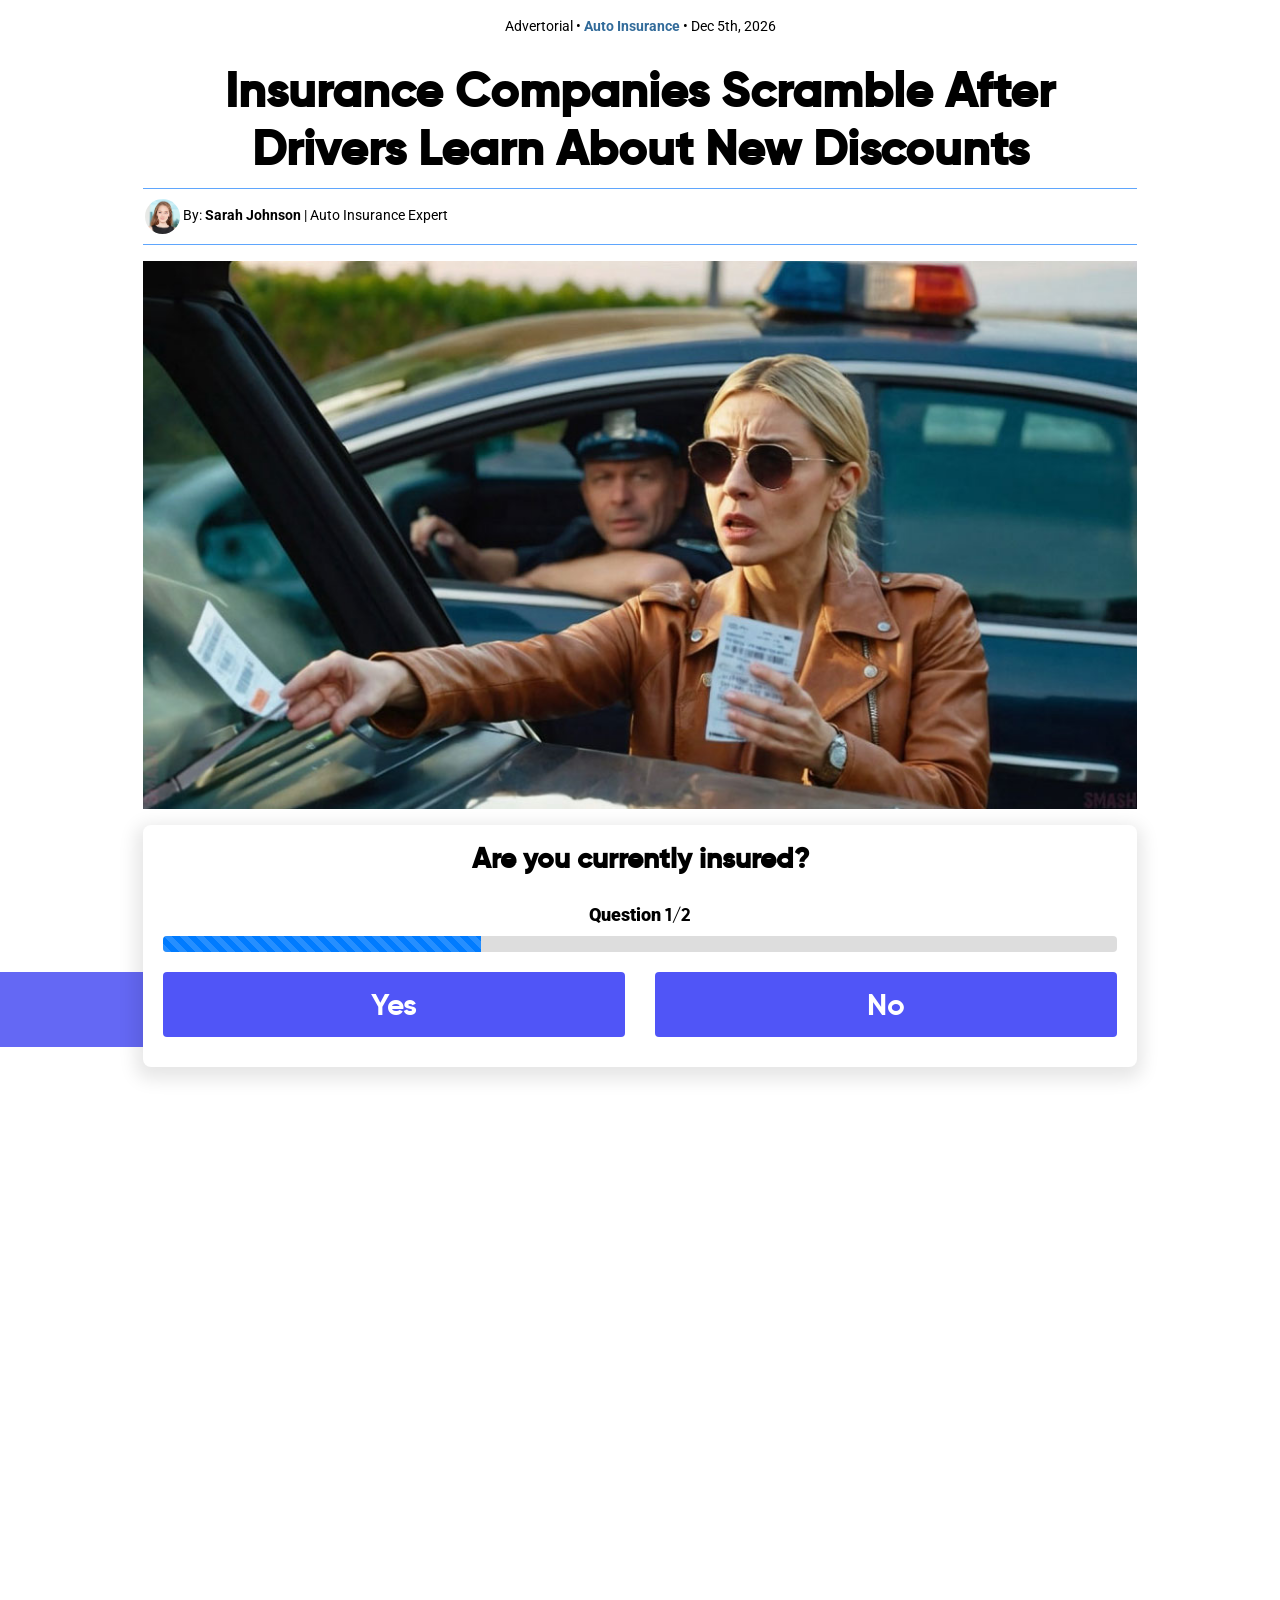
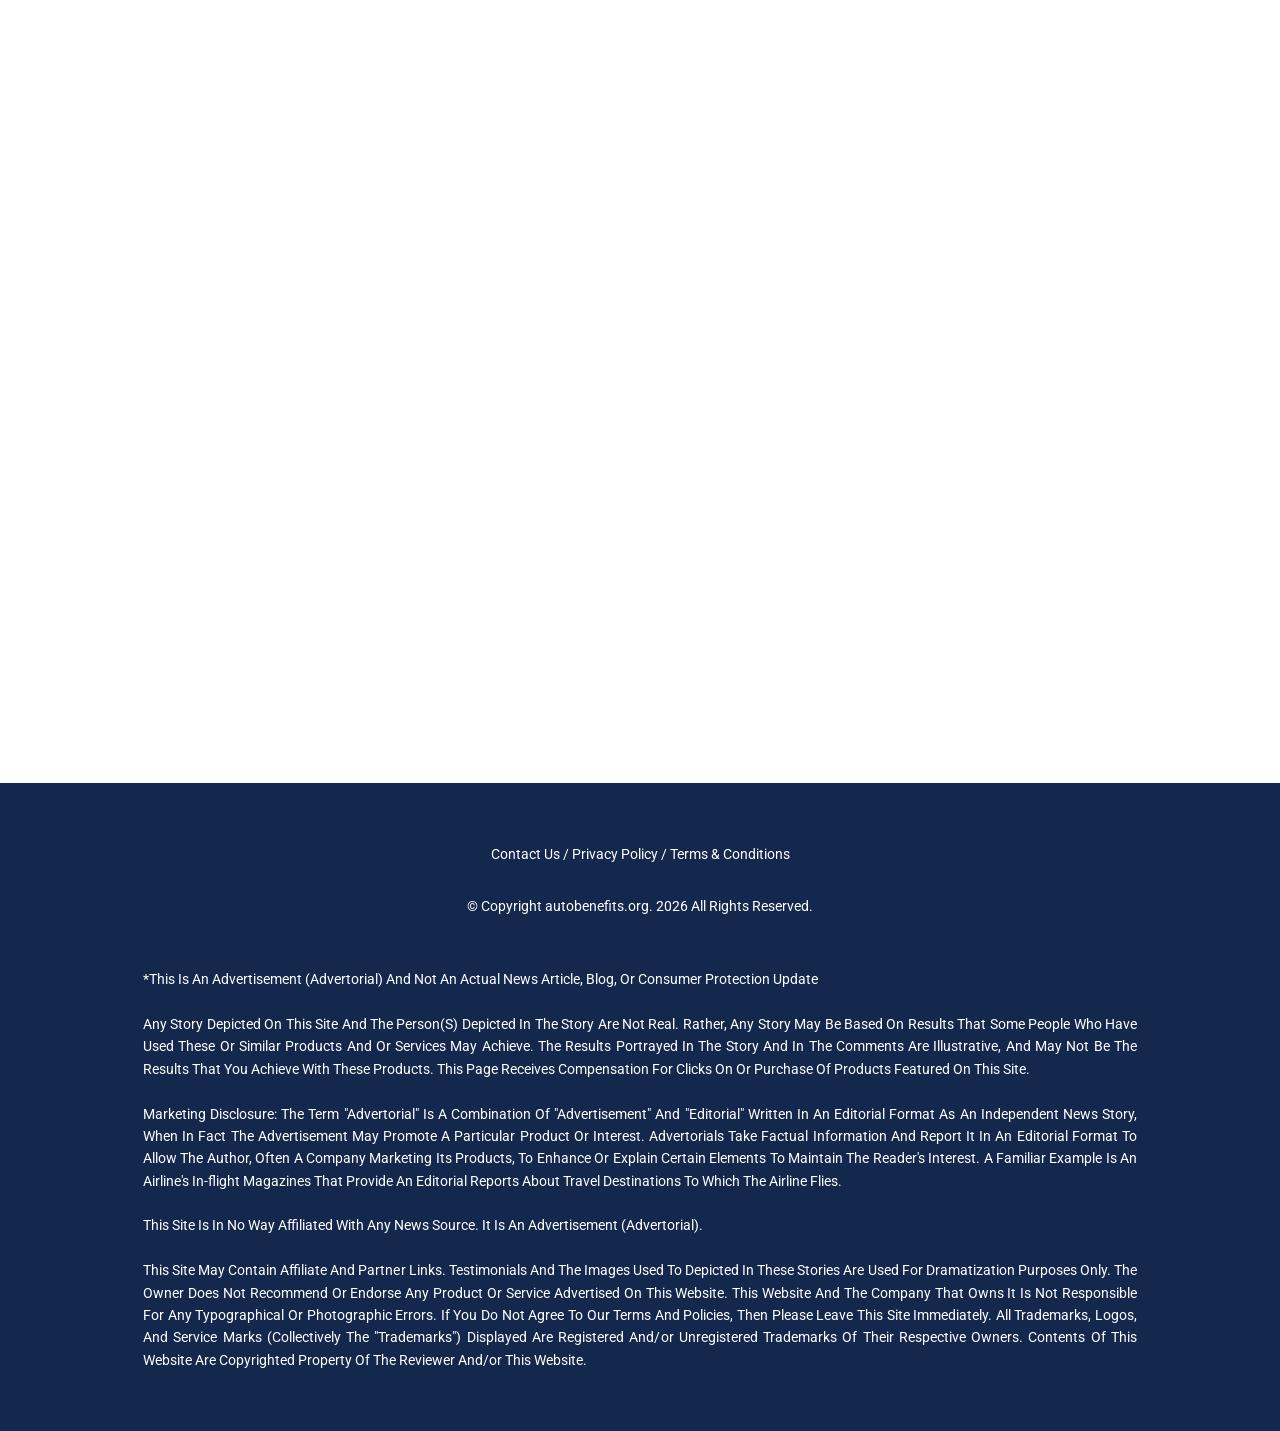
<file: public/unique.html>
<!DOCTYPE html><html lang="en"><head>
    <meta charset="utf-8">
    <meta http-equiv="X-UA-Compatible" content="IE=edge">
    <meta name="viewport" content="width=device-width, initial-scale=1">
    <title>Insurance Companies Don't Want You To Know This</title>
    <link rel="icon" href="img/favicon.png" sizes="32x32">
    <meta name="description" content="Insurance Companies Don't Want You To Know This">
    <meta name="author" content="">
    <meta name="keywords" content="">
    <!-- Google / Search Engine Tags -->
    <meta itemprop="name" content="">
    <meta itemprop="description" content="Insurance Companies Don't Want You To Know This">
    <meta itemprop="image" content="">
    <!-- Facebook Meta Tags -->
    <meta property="og:url" content="#">
    <meta property="og:type" content="website">
    <meta property="og:title" content="">
    <meta property="og:description" content="Insurance Companies Don't Want You To Know This">
    <meta property="og:image" content="">
    <!-- Twitter Meta Tags -->
    <meta name="twitter:card" content="summary_large_image">
    <meta name="twitter:title" content="">
    <meta name="twitter:description" content="Insurance Companies Don't Want You To Know This">
    <meta name="twitter:image" content="">
    <!-- Bootstrap -->
    <link href="css/bootstrap.css" rel="stylesheet">
    <!-- Custom Style -->
    <link href="css/style.css" rel="stylesheet">
    <!-- Google Fonts -->
    <link rel="preconnect" href="https://fonts.googleapis.com">
    <link rel="preconnect" href="https://fonts.gstatic.com" crossorigin="">
    <link href="https://fonts.googleapis.com/css2?family=Roboto:wght@300;400;500;700&amp;display=swap" rel="stylesheet">
    <!-- Javascript -->
    <script src="css/jquery-3.6.0.min.js" defer="" crossorigin="anonymous"></script>
    <script src="js/custom.js" defer=""></script>
    <script>
      function getCurrentDate() {
        const date = new Date();
        const months = ["Jan", "Feb", "Mar", "Apr", "May", "Jun", "Jul", "Aug", "Sep", "Oct", "Nov", "Dec"];
        const day = date.getDate();
        const month = months[date.getMonth()];
        const year = date.getFullYear();
        let daySuffix;
        if (day > 3 && day < 21) daySuffix = 'th';
        else {
          switch (day % 10) {
            case 1:
              daySuffix = "st";
              break;
            case 2:
              daySuffix = "nd";
              break;
            case 3:
              daySuffix = "rd";
              break;
            default:
              daySuffix = "th";
              break;
          }
        }
        return `${month} ${day}${daySuffix}, ${year}`;
      }
      document.addEventListener("DOMContentLoaded", function() {
        const dateElement = document.querySelector('.page-date');
        dateElement.textContent = getCurrentDate();
      });
    </script>
	  

<script type="text/javascript" src="css/track_rtkcmpid=669f0e4ffbce8500012c9d7d.js"></script>
  </head>
  <body>
    <header>
      <div class="container-fluid section-wrapper2">
        <div class="advertorial-heading">Advertorial • <span style="color:#326b9a;">
            <strong>Auto Insurance</strong>
          </span> • <span class="page-date"></span>
        </div>
      </div>
    </header>
    <!-- Section -->
    <section class="sec1">
      <div class="container-fluid section-wrapper2">
        <h1> <span class="geo_state"></span> Insurance Companies Scramble After Drivers Learn About New Discounts </h1>
        <div class="author-details mb-3">
          <img src="img/author.jpg" width="35" height="35" class="rounded-circle"> By: <strong>Sarah Johnson</strong> | Auto Insurance Expert
        </div>
        <img src="img/hero-img.jpg" width="1024" height="565" class="img-fluid d-block mx-auto mb-3 img-pointer" alt="" onclick="scrollToForm()">
       
     
		
        <!--<p class="text-center"><strong>Take the short quiz below to see if you qualify.</strong></p>-->
        <div class="box-wrapper mb-3">
          <form>
            <fieldset data-q="1">
              <h3 class="q-txt">Are you currently insured?</h3>
              <div class="progress_box mx-auto" style="display: none">
                <p class="progress-val">
                  <strong> Question <span></span>
                  </strong>
                </p>
                <div class="progress">
                  <div class="progress-bar progress-bar-striped progress-bar-animated bg-primary" role="progressbar" aria-valuenow="10" style="width: 12%" aria-valuemin="0" aria-valuemax="100"></div>
                </div>
              </div>
              <div class="row">
                <div class="col-md-6">
                  <button class="btn btn-cta bdy-btn" type="button">Yes</button>
                </div>
                <div class="col-md-6">
                              <button class="btn btn-cta bdy-btn" type="button">No</button>
                </div>
              </div>
            </fieldset>
            <fieldset data-q="2">
              <h3 class="q-txt">Do you drive less than 75 miles a day?</h3>
              <div class="progress_box mx-auto" style="display: none">
                <p class="progress-val">
                  <strong> Question <span></span>
                  </strong>
                </p>
                <div class="progress">
                  <div class="progress-bar progress-bar-striped progress-bar-animated bg-primary" role="progressbar" aria-valuenow="10" style="width: 12%" aria-valuemin="0" aria-valuemax="100"></div>
                </div>
              </div>
              <div class="row">
                <div class="col-md-6">
                  <button class="btn btn-cta bdy-btn" type="button">Yes</button>
                </div>
                <div class="col-md-6">
                  <button class="btn btn-cta bdy-btn" type="button">No</button>
                </div>
              </div>
            </fieldset>
            <fieldset data-q="3">
              <div class="form-fieldset-end">
                <div class="progress_box mx-auto" style="display: none">
                  <p class="progress-val"> Thank you! We're almost done. </p>
                  <div class="progress">
                    <div class="progress-bar progress-bar-striped progress-bar-animated bg-primary" role="progressbar" aria-valuenow="10" style="width: 12%" aria-valuemin="0" aria-valuemax="100"></div>
                  </div>
                </div>
                <h3 class="steps">
                  <svg xmlns="http://www.w3.org/2000/svg" class="svg-loader" xmlns:xlink="http://www.w3.org/1999/xlink" width="100px" height="100px" viewBox="0 0 100 100" preserveAspectRatio="xMidYMid">
                    <g transform="translate(20 50)">
                      <circle cx="0" cy="0" r="6" fill="#ff396f">
                        <animateTransform attributeName="transform" type="scale" begin="-0.375s" calcMode="spline" keySplines="0.3 0 0.7 1;0.3 0 0.7 1" values="0;1;0" keyTimes="0;0.5;1" dur="1s" repeatCount="indefinite"></animateTransform>
                      </circle>
                    </g>
                    <g transform="translate(40 50)">
                      <circle cx="0" cy="0" r="6" fill="#6236ff">
                        <animateTransform attributeName="transform" type="scale" begin="-0.25s" calcMode="spline" keySplines="0.3 0 0.7 1;0.3 0 0.7 1" values="0;1;0" keyTimes="0;0.5;1" dur="1s" repeatCount="indefinite"></animateTransform>
                      </circle>
                    </g>
                    <g transform="translate(60 50)">
                      <circle cx="0" cy="0" r="6" fill="#1dcc70">
                        <animateTransform attributeName="transform" type="scale" begin="-0.125s" calcMode="spline" keySplines="0.3 0 0.7 1;0.3 0 0.7 1" values="0;1;0" keyTimes="0;0.5;1" dur="1s" repeatCount="indefinite"></animateTransform>
                      </circle>
                    </g>
                    <g transform="translate(80 50)">
                      <circle cx="0" cy="0" r="6" fill="#ffb400">
                        <animateTransform attributeName="transform" type="scale" begin="0s" calcMode="spline" keySplines="0.3 0 0.7 1;0.3 0 0.7 1" values="0;1;0" keyTimes="0;0.5;1" dur="1s" repeatCount="indefinite"></animateTransform>
                      </circle>
                    </g>
                  </svg>
                  <span class="step1">Reviewing Your Answers</span>
                  <span class="step2" style="display: none">Confirming Eligiblity</span>
                  <span class="step3" style="display: none">Matching With Best Options</span>
                </h3>
                <div class="result" style="display: none">
                  <br>
                  <div class="congrats-txt">Congratulations!</div>
                  <div class="sub-result">It looks like you qualify.
                  </div>
                  <!--<div class="spot-txt mb-3"> Click below to complete the process. </div>-->
                  <a id="continue-cta-yes" href="https://go.autoexpertsavings.com/click" style="display: none;">
                    <button type="button" class="cta-btn">
                      <span>
                        <svg class="animate-shake" style="display: none" viewBox="0 0 512 512" xmlns="http://www.w3.org/2000/svg">
                          <path fill="#D33636" d="M388.988,49.026L222.444,287.885l-115.056-85.463l-58.08,80.537l196.136,149.557l224.625-322.132
	L388.988,49.026z"></path>
                        </svg>
                      </span>
                      <span class=" animate-ping round-bg-icon" style="display: none"></span>
                      <span class="cta-txt">Click Here To Continue</span>
                    </button>
                  </a>
                  <a id="continue-cta-no" href="https://go.autoexpertsavings.com/click" style="display: none;">
                    <button type="button" class="cta-btn">
                      <span>
                        <svg class="animate-shake" style="display: none" viewBox="0 0 512 512" xmlns="http://www.w3.org/2000/svg">
                          <path fill="#D33636" d="M388.988,49.026L222.444,287.885l-115.056-85.463l-58.08,80.537l196.136,149.557l224.625-322.132
	L388.988,49.026z"></path>
                        </svg>
                      </span>
                      <span class=" animate-ping round-bg-icon" style="display: none"></span>
                      <span class="cta-txt">Click Here To Continue</span>
                    </button>
                  </a>
                  <div class="timer-style timer">
                    <span style="color: #000;">
                      <span style="font-weight: bold;">NOTE:</span> Due to high demand, make sure to get your quotes right away. </span>
                    <!--<span style="color: #000; font-weight:500;">Limited Time Offer </span><span class="red_text" style="font-weight:500;">01:55 </span>-->
                  </div>
                </div>
              </div>
            </fieldset>
          </form>
        </div>
      </div>
    </section>
    <footer>
      <div class="container-fluid section-wrapper2">
        <p>
          <a >Contact Us</a>
          <span class="ftr-link-divider">/</span>
          <a href="/privacy-policy">Privacy Policy</a>
          <span class="ftr-link-divider">/</span>
          <a href="/terms-and-conditions">Terms &amp; Conditions</a>
        </p>
        <br>
        <p class="disclaimer-txt">© Copyright autobenefits.org. <script type="text/javascript">
            document.write(new Date().getFullYear());
          </script> All Rights Reserved. <br>
          <br>
        </p>
        <br>
        <p style="text-align:left; text-align: justify;"> *This Is An Advertisement (Advertorial) And Not An Actual News Article, Blog, Or Consumer Protection Update <br>
          <br> Any Story Depicted On This Site And The Person(S) Depicted In The Story Are Not Real. Rather, Any Story May Be Based On Results That Some People Who Have Used These Or Similar Products And Or Services May Achieve. The Results Portrayed In The Story And In The Comments Are Illustrative, And May Not Be The Results That You Achieve With These Products. This Page Receives Compensation For Clicks On Or Purchase Of Products Featured On This Site. <br>
          <br> Marketing Disclosure: The Term "Advertorial" Is A Combination Of "Advertisement" And "Editorial" Written In An Editorial Format As An Independent News Story, When In Fact The Advertisement May Promote A Particular Product Or Interest. Advertorials Take Factual Information And Report It In An Editorial Format To Allow The Author, Often A Company Marketing Its Products, To Enhance Or Explain Certain Elements To Maintain The Reader's Interest. A Familiar Example Is An Airline's In-flight Magazines That Provide An Editorial Reports About Travel Destinations To Which The Airline Flies. <br>
          <br> This Site Is In No Way Affiliated With Any News Source. It Is An Advertisement (Advertorial). <br>
          <br> This Site May Contain Affiliate And Partner Links. Testimonials And The Images Used To Depicted In These Stories Are Used For Dramatization Purposes Only. The Owner Does Not Recommend Or Endorse Any Product Or Service Advertised On This Website. This Website And The Company That Owns It Is Not Responsible For Any Typographical Or Photographic Errors. If You Do Not Agree To Our Terms And Policies, Then Please Leave This Site Immediately. All Trademarks, Logos, And Service Marks (Collectively The "Trademarks") Displayed Are Registered And/or Unregistered Trademarks Of Their Respective Owners. Contents Of This Website Are Copyrighted Property Of The Reviewer And/or This Website.
        </p>
      </div>
    </footer>
    <!--[if lte IE 8]>
																																							<script src="https://code.jquery.com/jquery-1.12.4.min.js"></script>
																																							<![endif]-->
  
</body></html>
</file>
<file: public/css/style.css>
/*!
 *
 */
 
@font-face {
    font-family: 'gilroy-bold';
    src: url('../fonts/gilroy-bold-webfont.woff2') format('woff2'),
         url('../fonts/gilroy-bold-webfont.woff') format('woff');
    font-weight: normal;
    font-style: normal;

}
@font-face {
    font-family: 'gilroy-regular';
    src: url('../fonts/gilroy-regular-webfont.woff2') format('woff2'),
         url('../fonts/gilroy-regular-webfont.woff') format('woff');
    font-weight: normal;
    font-style: normal;

}
@font-face {
    font-family: 'gilroy-regularitalic';
    src: url('../fonts/gilroy-regularitalic-webfont.woff2') format('woff2'),
         url('../fonts/gilroy-regularitalic-webfont.woff') format('woff');
    font-weight: normal;
    font-style: normal;

} 
@font-face {
    font-family: 'gilroy-light';
    src: url('../fonts/gilroy-light-webfont.woff2') format('woff2'),
         url('../fonts/gilroy-light-webfont.woff') format('woff');
    font-weight: normal;
    font-style: normal;

}
 
body {
	width: 100%;
	height: 100%;
	font-family: 'Roboto', sans-serif;
	color: #000;
	font-size: 18px;
	font-weight: 400;
	line-height: 1.6;
	background:#FFF;
}


body p{ margin-bottom:25px;}

img {
    /*Chrome Crisp Images*/
	image-rendering: -webkit-optimize-contrast;
    /* Webkit (non-standard naming) ;*/
}

input::-moz-focus-inner {
	border: 0;
}

object,
embed {
	outline: 0;
}

a {
	color: #F00;}

a:active,
a:focus,
a:hover {
	outline: none;
	outline: 0;
	color: #F00;
	text-decoration: none;
}

button,
button:focus,
button:active,
.btn,
.btn:focus,
.btn:active:focus,
.btn.active:focus,
.btn.focus,
.btn.focus:active,
.btn.active.focus {
	outline: none;
	outline: 0;
}

input::-moz-focus-inner {
	border: 0;
}

a:active {
	outline: none;
}

html {
	width: 100%;
	height: 100%;
	scroll-behavior: smooth;
}

/*Section Wrap*/
.section-wrapper {
	max-width: 900px;
}
.section-wrapper2 {
	max-width: 1024px;
}

/* CTA */
.btn-cta {
	
	font-weight: 400;
	background: #007bff;
	color: #fff;
	text-decoration: none;
	padding: 18px 25px 18px 25px;
	border-radius: 100px;
	border:none;
	box-shadow:none;
animation: pulsing 1s infinite;
width:100%;
}
.bdy-btn {
	text-align: center;
	background-color: #5055f7 ;
	border-radius: 4px;
	border-color: transparent;
	padding: 10px 0px 10px;
	color: #FFF;
font-family: 'gilroy-bold';
	font-size: 30px;
	text-decoration: none;
	display: block;
	cursor: pointer;
	margin: 0 0 10px;
	display:block;
	overflow: hidden;
	transition: font-size 0.3s ease;
}
.bdy-btn::before, .bdy-btn-invert::before {
  content: "";
  position: absolute;
  top: 0;
  left: -100%;
  width: 100%;
  height: 100%;
  background-color: #6468f4;
  transition: left 0.3s ease;
  z-index: -1;
}

.bdy-btn:hover::before, .bdy-btn-invert:hover::before {
  left: 0;
  background-color: #6468f4;
  transition: left 0.3s ease;
}
.bdy-btn:hover {
  color: #FFF;
}

.bdy-btn-invert {
	text-align: center;
	background-color: #FFF;
	border-radius: 0px;
	border: #f3952d  solid 1px;
	padding: 9px 0px 9px;
	color: #f3952d ;
	font-family: 'gilroy-bold';
	font-size: 30px;
	text-decoration: none;
	display: block;
	cursor: pointer;
	margin: 0 0 10px;
	display:block;
	overflow: hidden;
	transition: font-size 0.3s ease;
}
.bdy-btn-invert:hover {
  color: #fff;
}

.btn-sec2 {
	text-align: center;
	background-color: #30a05c;
	box-shadow: inset 0 1px 0 rgba(255,255,255,0.2);
	border: 1px solid rgba(0,0,0,0.2);
	border-radius: 3px;
	padding: 10px 0px 10px;
	color: #FFF;
	font-size: 30px;
	text-decoration: none;
	display: block;
	cursor: pointer;
	margin: 0 0 10px;
	display: block;
	overflow: hidden;
	transition: font-size 0.3s ease;
}
.btn-sec2::before{
	content: "";
	position: absolute;
	top: 0;
	left: -100%;
	width: 100%;
	height: 100%;
	background-color: #1c8445;
	transition: left 0.3s ease;
	z-index: -1;
}
.btn-sec2:hover::before{
  left: 0;
  background-color: #1c8445;
  transition: left 0.3s ease;
}
	
/*CTA Animation*/
@keyframes fade-in {
  0% {
    opacity: 0;
  }
  100% {
    opacity: 1;
  }
}
@keyframes fade-out {
  0% {
    opacity: 1;
  }
  100% {
    opacity: 0;
  }
}
.fade-in {
  animation: fade-in;
  animation-duration: 0.5s;
}
.fade-out {
  animation: fade-out;
  animation-duration: 0.5s;
}

.pulsing {
  /* transform:scale(1);
     */
  animation: pulsing infinite;
}

@keyframes pulsing {
  0% {
    transform: scale(1);
    box-shadow: 0 0 0 0 rgba(0, 0, 0, 0);
  }

  70% {
    transform: scale(1.034);
    box-shadow: 0 0 0 10px transparent;
  }

  100% {
    transform: scale(1);
    box-shadow: 0 0 0 0 transparent;
  }
}


.cta-btn {
	font-size: 38px;
	color: #000 !important;
	padding: 20px;
	background-color: #facc15;
	border: none;
	margin-top: 25px;
	font-weight: bolder;
	width:100%;
	font-weight:500;
	cursor:pointer;
	transition: font-size 0.3s ease-out;
	box-shadow: 1px 7px 5px 0px rgba(0,0,0,0.14);
-webkit-box-shadow: 1px 7px 5px 0px rgba(0,0,0,0.14);
-moz-box-shadow: 1px 7px 5px 0px rgba(0,0,0,0.14);
}

@keyframes ping {
    0% {
        transform: scale(1);
        opacity: 1;
    }

    100%,
    75% {
        transform: scale(2);
        opacity: 0;
    }
}

@keyframes shakes {

    0%,
    16%,
    24%,
    32%,
    40%,
    48%,
    56%,
    64%,
    8% {
        transform: rotate(-10deg);
    }

    12%,
    20%,
    28%,
    36%,
    4%,
    44%,
    52%,
    60% {
        transform: rotate(10deg);
    }

    100%,
    65% {
        transform: rotate(0);
    }
}

.animate-ping {
    animation: ping 1s cubic-bezier(0, 0, .2, 1) infinite;
}

.animate-shake {
	animation: shakes 1.5s ease-in-out 1;
	animation-iteration-count: infinite;
}
.cta-btn svg{ max-width:40px; fill:#d33636; position:absolute; margin-top:11px;}

.round-bg-icon{ background-color:#d33636; width:40px; height:40px; border-radius:40px; position:absolute;  margin-top:11px; }
.cta-txt{ padding-left:60px; font-family: 'gilroy-bold'; line-height:.5;}
button{ border-radius:4px; max-width:815px; margin-bottom:30px;}



h2{ font-size:38px; font-weight:700; line-height:1.2;}
h3{ font-weight:700;}

.mbs-40{ margin-bottom:40px;}

/*Header*/
header{ background:#FFF ; text-align:center; padding:15px 0;}
.logo{ max-height:35px; width:auto; text-align:center; margin:0 auto; display:block; }

.advertorial-heading{ font-size:14px;}

.ftr-logo{max-height:27px; width:auto; text-align:center; margin:0 auto; display:block; filter: brightness(0) saturate(100%) invert(99%) sepia(91%) saturate(2%) hue-rotate(249deg) brightness(108%) contrast(100%); margin-bottom:10px;}
#currentDate{font-size:14px;}
#currentDate span{ background: no-repeat url('data:image/svg+xml,<svg version="1.1" id="Layer_1" xmlns="http://www.w3.org/2000/svg" xmlns:xlink="http://www.w3.org/1999/xlink" x="0px" y="0px" width="512px" height="512px" viewBox="0 0 512 512" enable-background="new 0 0 512 512" xml:space="preserve"><g><path fill-rule="evenodd" clip-rule="evenodd" d="M91.352,58.405c0-5.599-0.063-10.7,0.014-15.8c0.149-9.965,7.278-17.241,16.678-17.116c9.136,0.122,16.058,7.372,16.217,17.087c0.083,5.102,0.015,10.206,0.015,15.563c22.012,0,43.551,0,65.863,0c0-4.836-0.026-9.729,0.005-14.623c0.066-10.563,6.744-17.937,16.292-18.026c9.72-0.09,16.564,7.403,16.627,18.233c0.027,4.624,0.004,9.248,0.004,14.275c21.846,0,43.507,0,65.859,0c0-4.797-0.029-9.699,0.006-14.6c0.074-10.508,6.848-17.884,16.409-17.909c9.533-0.025,16.418,7.396,16.506,17.837c0.042,4.782,0.007,9.567,0.007,14.713c21.932,0,43.593,0,65.862,0c0-5.101-0.056-10.188,0.011-15.275c0.131-10.039,7.121-17.314,16.52-17.275c9.337,0.039,16.263,7.381,16.384,17.441c0.062,4.944,0.011,9.889,0.011,15.479c11.256,0,22.165-0.103,33.072,0.025c14.604,0.171,27.132,9.401,31.194,23.16c1.051,3.558,1.521,7.412,1.527,11.133c0.1,48.357,0.082,96.714,0.055,145.072c-0.005,10.799-6.963,18.296-16.688,18.164c-9.501-0.129-16.19-7.557-16.219-18.123c-0.038-14.061-0.01-28.123-0.01-42.184c0-1.671,0-3.341,0-5.27c-131.767,0-263.057,0-394.75,0c0,87.447,0,174.958,0,263.171c1.875,0,3.859,0,5.842,0c57.789,0,115.578-0.019,173.367,0.015c12.909,0.008,21.208,11.154,16.823,22.412c-2.461,6.323-8.393,10.381-15.669,10.475c-7.888,0.102-15.776,0.027-23.664,0.027c-51.272,0-102.545,0.006-153.818-0.002c-22.724-0.002-36.208-13.419-36.209-36.042c-0.006-118.662-0.006-237.325,0-355.988c0.001-22.642,13.469-36.039,36.197-36.049C71.416,58.401,81.141,58.405,91.352,58.405z M322.327,91.511c-2.723,10.767-8.138,16.059-16.51,16.27c-8.597,0.216-14.24-4.998-17.524-16.297c-21.531,0-43.102,0-64.629,0c-3.181,11.191-8.518,16.27-17.011,16.297c-8.556,0.027-14.187-5.314-17.008-16.208c-21.692,0-43.408,0-65.075,0c-2.123,10.072-7.478,15.923-15.542,16.021c-3.399,0.042-7.708-0.69-10.028-2.802c-3.793-3.454-6.298-8.323-9.759-13.172c-9.271,0-19.833,0-30.478,0c0,21.944,0,43.602,0,65.219c131.734,0,263.126,0,394.396,0c0-22.016,0-43.674,0-65.301c-11.015,0-21.616,0-32.169,0c-2.307,10.357-7.768,16.166-16.005,16.072c-3.397-0.038-7.639-0.896-9.964-3.041c-3.657-3.374-6.019-8.152-9.432-13.057C365.424,91.511,343.853,91.511,322.327,91.511z"/><path fill-rule="evenodd" clip-rule="evenodd" d="M255.997,371.386c-0.089-63.503,51.619-115.414,114.956-115.402c63.953,0.012,115.454,51.415,115.544,115.325c0.09,62.931-51.667,115.121-114.187,115.142C307.716,486.474,256.088,435.399,255.997,371.386z M288.942,371.366c-0.069,45.122,36.788,81.979,82.186,82.186c45.14,0.204,82.411-36.835,82.438-81.925c0.028-45.458-36.669-82.622-81.666-82.71C325.915,288.829,289.013,325.506,288.942,371.366z"/><path fill-rule="evenodd" clip-rule="evenodd" fill="%233461FF" d="M288.942,371.366c0.07-45.86,36.973-82.537,82.958-82.449c44.997,0.088,81.694,37.252,81.666,82.71c-0.027,45.09-37.299,82.129-82.438,81.925C325.73,453.346,288.873,416.488,288.942,371.366z M366.527,376.826c-5.935-6.181-11.073-11.938-16.647-17.234c-6.736-6.402-16.84-5.983-23.111,0.53c-6.139,6.371-6.358,16.242-0.025,22.756c10.877,11.187,21.841,22.299,33.109,33.088c8.414,8.058,20.704,5.982,25.999-4.367c11.152-21.799,22.103-43.706,32.751-65.753c1.587-3.284,1.957-7.715,1.365-11.368c-1.113-6.869-7.126-11.689-13.959-12.511c-6.548-0.786-13.211,2.694-16.489,9.109C381.968,345.854,374.604,360.726,366.527,376.826z"/></g></svg>'); background-size:16px; padding-left:20px;}

/*QA Form*/

.progress_box{ margin-bottom:20px;}
form fieldset:not(:first-of-type){ display: none;}
form fieldset h3 {font-size:28px; margin-bottom: 20px; color:#000; }
.form-fieldset-end{text-align: center; background:#FFF; padding:35px 20px 20px; border:#268fff 1px solid; border-radius:5px; box-shadow: -1px 6px 18px 6px rgba(0,0,0,0.06);
-webkit-box-shadow: -1px 6px 18px 6px rgba(0,0,0,0.06);
-moz-box-shadow: -1px 6px 18px 6px rgba(0,0,0,0.06);}
.form-fieldset-end  h3 { font-size: 24px; margin: 0 0 8px;font-weight: 700;}
.form-fieldset-end  h2 {font-size: 36px; font-weight: 700; line-height: 1.4;}
.time{ font-size:24px; max-width:630px; margin:0 auto; line-height:1.2;}
.progress-val{font-family: 'Roboto', sans-serif !important; text-align:center !important; font-weight:700 !important; font-size:18px !important; padding:0 !important; margin:0 0 10px 0 !important; color:#000;}
.progress-val span{font-weight:400 !important;}
.time span{ color:#F00; font-weight:700;}
.sub-result-hl{color:#90c156;}
.svg-loader{ display:block; margin:-30px auto 0px;}
.progress-bar{ background-color:#ff8a00;}
.progress{ background-color:#ddd;}

.congrats-txt{ color:#90c156; font-size:48px; line-height:1; font-weight:700; text-transform:uppercase; transition: font-size 0.3s ease;}
.sub-result{ font-size:35px; color:#000; font-weight:700; line-height:1; transition: font-size 0.3s ease;}
.spot-txt{ font-size:24px; color:#000; font-weight:500; line-height:1; transition: font-size 0.3s ease;}
.sub-result-phone{font-size:32px; font-weight:700; line-height:1; transition: font-size 0.3s ease;}
.red_text{ color:#F00;}
.timer-style{ line-height:1.1; font-size:16px;}
.timer-icon{background: no-repeat url('data:image/svg+xml,<svg version="1.1" id="Layer_1" xmlns="http://www.w3.org/2000/svg" xmlns:xlink="http://www.w3.org/1999/xlink" x="0px" y="0px" width="512px" height="512px" viewBox="0 0 512 512" enable-background="new 0 0 512 512" xml:space="preserve"><g><path fill-rule="evenodd" clip-rule="evenodd" d="M488.818,141.41c-2.91,7.714-4.792,16.039-8.934,23.023c-10.286,17.343-26.227,26.824-46.346,27.61c-19.67,0.771-39.395,0.411-59.091,0.172c-9.917-0.121-17.427-8.231-17.492-17.923c-0.067-9.901,7.519-18.044,17.662-18.229c14.846-0.269,29.701-0.09,44.553-0.102c1.653-0.001,3.307,0,6.369,0c-5.708-8.009-10.47-15.499-16.021-22.349c-29.582-36.504-67.289-60.252-113.363-69.673c-55.836-11.417-107.526-0.776-153.994,32.391c-38.902,27.767-64.917,64.962-76.437,111.48c-13.911,56.178-5.164,109.147,27.172,157.134c32.146,47.706,77.289,76.517,134.409,85.201c13.371,2.032,27.161,1.308,40.76,1.827c3.613,0.138,7.326-0.314,10.826,0.364c8.979,1.738,14.985,9.942,14.312,18.845c-0.679,8.954-7.799,16.019-16.855,16.771c-2.847,0.235-5.684,0.575-8.525,0.866c-8.488,0-16.976,0-25.465,0c-6.143-0.734-12.302-1.356-18.426-2.223c-45.907-6.484-86.494-24.82-121.237-55.503c-40.921-36.14-66.518-81.108-75.934-135.031c-1.528-8.749-2.402-17.609-3.58-26.419c0-9.096,0-18.189,0-27.284c0.281-1.604,0.618-3.2,0.83-4.812c1.107-8.399,1.757-16.882,3.336-25.191c8.816-46.373,29.922-86.438,63.101-119.934c34.79-35.122,76.592-57.237,125.426-65.654c8.774-1.512,17.653-2.405,26.484-3.585c9.398,0,18.796,0,28.192,0c1.461,0.295,2.909,0.671,4.383,0.871c8.093,1.1,16.282,1.705,24.276,3.299c57.86,11.533,105.072,40.502,141.411,87.038c3.864,4.948,7.42,10.136,11.819,16.175c0-2.584-0.001-4.029,0-5.472c0.005-14.847-0.106-29.695,0.063-44.539c0.089-7.828,3.857-13.652,11.118-16.739c7.097-3.017,13.882-1.8,19.314,3.538c2.579,2.533,3.958,6.287,5.882,9.487C488.818,98.363,488.818,119.887,488.818,141.41z"/><path fill-rule="evenodd" clip-rule="evenodd" fill="%233461FF" d="M274.188,183.448c0,23.49-0.078,46.979,0.051,70.468c0.036,6.471-2.103,11.757-6.646,16.288c-23.181,23.112-46.269,46.316-69.485,69.393c-11.144,11.076-27.848,7.306-31.647-7.08c-1.87-7.08,0.409-13.12,5.488-18.205c7.068-7.077,14.144-14.146,21.215-21.22c13.824-13.822,27.586-27.707,41.53-41.409c2.389-2.349,3.186-4.7,3.179-7.948c-0.093-43.796-0.074-87.593-0.053-131.389c0.006-9.413,4.396-16.235,12.029-18.941c12.109-4.292,24.208,4.405,24.296,17.757c0.147,22.276,0.043,44.554,0.043,66.831C274.188,179.811,274.188,181.629,274.188,183.448z"/><path fill-rule="evenodd" clip-rule="evenodd" fill="%233461FF" d="M346.223,469.805c-9.594-0.241-16.452-5.661-18.614-13.664c-2.062-7.631,1.134-15.877,8.236-19.891c6.048-3.417,12.274-6.58,18.639-9.354c8.7-3.792,18.549-0.102,22.926,8.13c4.409,8.295,2.013,18.609-6.119,23.521c-6.324,3.818-13.102,6.909-19.798,10.068C349.511,469.55,347.121,469.614,346.223,469.805z"/><path fill-rule="evenodd" clip-rule="evenodd" fill="%233461FF" d="M443.974,316.308c1.711-5.792,3.592-14.897,7.117-23.312c3.325-7.941,13.056-11.039,21.31-8.285c8.117,2.708,13.521,10.567,12.038,19.042c-1.349,7.708-3.296,15.398-5.881,22.78c-2.887,8.246-11.598,12.202-20.768,10.435C449.91,335.449,444.027,328.032,443.974,316.308z"/><path fill-rule="evenodd" clip-rule="evenodd" fill="%233461FF" d="M420.145,416.303c-9.497-0.331-14.808-3.396-18.168-9.405c-3.465-6.195-3.46-12.692,0.609-18.474c4.255-6.045,8.972-11.83,13.997-17.255c6.124-6.61,16.452-7.06,23.578-1.62c7.312,5.581,9.674,15.92,4.554,23.528c-4.29,6.37-9.122,12.528-14.583,17.895C427.042,414.009,422.199,415.259,420.145,416.303z"/></g></svg>'); background-size:20px; padding-left:25px;}
.br-mb{ display:none;}



/*Sec 1*/
.box-wrapper{ background:#FFF; padding:20px;  box-shadow: -1px 6px 18px 6px rgba(0,0,0,0.1); border-radius:8px;}

.sec1{ padding:0 0 1300px; min-height:100vh;}
.sec1 h2{font-size:28px; line-height:1.2; font-weight:700; color:#000; margin-bottom:10px; text-align:center;}
.sub-heading{font-size:24px; line-height:1.2; font-weight:700; color:#000; margin-bottom:20px;}
.sub-heading span{ color:#090;}
.highlight-txt{ color:#F00;}

.img-pointer{ cursor:pointer;}

.sec1 h1{font-family: 'gilroy-bold'; font-size:3rem; line-height:1.2; color:#000; font-weight:700;  padding:10px; border-top-left-radius:5px; border-top-right-radius:5px; margin-bottom:0; text-align:center;}
.sub-h1{font-family: 'gilroy-regular'; font-size:42px; line-height:.8;}
.author-details{ font-size:14px; display:block; border-top:1px solid #5fa6fd; border-bottom:1px solid #5fa6fd; padding:10px 2px;}
.credits{font-family: 'gilroy-bold'; color:#90c156; line-height:1.1; font-size:80px;}
.sub-h2{font-family: 'gilroy-bold'; font-size:36px; line-height:.8; margin-bottom:30px;}
.sec1 p{font-family: 'gilroy-regular'; font-size:20px; line-height:1.3; margin:0 auto 20px;}
.sec1 p span{font-family: 'gilroy-bold';}
.q-txt{font-family: 'gilroy-bold'; font-size:40px; line-height:1; margin-bottom:30px; transition: font-size 0.3s ease; text-align:center; }
.q-txt span{ color:#d93636;}

/*Section 2*/
.sec2{ padding:30px 0;}
.box-s-p{ padding:15px; background:#d7f4ff; color:#000; margin-bottom:30px;}
.box-s-p p{ margin-bottom:0;}
.sec2 img{ margin-bottom:40px;}
.sec2 h2{ color:#14274d; margin-bottom:20px; font-size:30px;}
.sec2 ul{ margin:0; padding:0; font-weight:700; color:#14274d; margin-bottom:20px;}
.sec2 ul li{ font-weight:700; color:#223762; list-style:none; margin-bottom:10px;}
.photo-style{ border:1px solid #D7D7D7;}
.sec2 p a{ text-decoration:underline;}
.sec2 p a:hover{ text-decoration:none;}
.sec2 ul li span {
	background: no-repeat url('data:image/svg+xml,<svg version="1.1" id="Layer_1" xmlns="http://www.w3.org/2000/svg" xmlns:xlink="http://www.w3.org/1999/xlink" x="0px" y="0px" width="800px" height="800px" viewBox="0 0 800 800" enable-background="new 0 0 800 800" xml:space="preserve"><g><path fill="%233461FF" d="M220.769,37.3C269.773,26.41,329.224,22.667,400,22.667S530.227,26.41,579.229,37.3c49.435,10.986,90.519,29.742,122.124,61.346c31.604,31.604,50.36,72.691,61.347,122.123c10.891,49.005,14.634,108.455,14.634,179.231s-3.743,130.226-14.634,179.229c-10.986,49.435-29.742,90.519-61.347,122.123c-31.605,31.605-72.689,50.36-122.124,61.348C530.227,773.59,470.776,777.333,400,777.333S269.773,773.59,220.769,762.7c-49.433-10.987-90.519-29.742-122.123-61.348c-31.604-31.604-50.36-72.688-61.346-122.123C26.409,530.226,22.666,470.776,22.666,400S26.409,269.774,37.3,220.769c10.986-49.432,29.741-90.519,61.346-122.123C130.25,67.042,171.336,48.286,220.769,37.3z"/><path fill="%23FFFFFF" d="M539.882,301.359c14.734,14.736,14.734,38.627,0,53.362L400.916,493.684c-21.345,21.346-55.954,21.346-77.301,0l38.652-38.65l-38.652,38.65l-63.497-63.496c-14.736-14.735-14.736-38.626,0-53.362c14.736-14.735,38.627-14.735,53.363,0l48.786,48.784l124.251-124.25C501.253,286.623,525.146,286.623,539.882,301.359z"/></g></svg>'); background-size:20px; padding-left:30px;
}

/*Footer*/
footer{ background:#14274d ; padding:60px 0; text-align:center;}
footer a, .ftr-link-divider{ font-size:14px; color: #FFF !important;}
footer p a{ display:inline-block;}
footer p{font-size:14px; margin-bottom:0 !important; color: #FFF;}
.ftr-wrapper{padding:40px 0; border-top:1px solid #FFF;}
.disclaimer-txt{
	font-size: 14px;
}

/*MAP*/

article{ font-family: 'Roboto', sans-serif;}
.articleInfo {color: #999; font-size: 15.3px;}
.articleCategory{color: #1070b8;}
.articleTitle{font-size: 2.5rem; margin-bottom: 25px; font-weight: 700; font-family: 'Roboto', sans-serif;}
.articleTitle.lg{font-size: 3.2rem; }

.articleImg{margin-bottom: 1.2rem; margin-top: 1.1rem;}
.articleAuthor{border:solid 1px #edf1f6;border-left: none; border-right: none; margin-bottom: 1rem; padding: 5px; font-size:12px; font-weight: 300; text-align: left}
.articleInner p {font-size: 1.125rem; font-family: 'Roboto', sans-serif; line-height: 1.5}
.articleInner p:not(:last-of-type){margin-bottom: 1.5rem}
.articleInner .md{font-size: 1.5rem}
.articleMap{margin-bottom: 35px; margin-top: 25px; max-width: 750px; margin-left: auto; margin-right: auto;}
path:hover,
circle:hover { stroke-width: 5px;stroke-linejoin: round; fill: #1070b8 !important;cursor: pointer;}
  .stateText {
  fill: #FFFFFF;
  pointer-events: none;
  }

  .stateImage {
    fill: #F8991D;
  }

  .stateButton {
    fill: #000;
  }

  .stateImage,
  .stateButton {
    cursor: pointer;
    transition: 0.4s;
  }

  .stateImage:hover,
  .stateButton:hover {
    fill: #cc0000;
  }



/* MediaQueries */
@media (max-width: 1920px) {
.section-wrapper {
	max-width: 900px;
}
}
@media (max-width: 1366px) {
.section-wrapper {
	max-width: 700px;
}
.sub-result{ font-size:30px; font-weight:700; line-height:1;}
.q-txt{font-size:28px; line-height:1; margin-bottom:30px;}
}

@media (max-width: 991px) {
.sec2 h2{ font-size:22px;}
.sec2 p, .sec2 li{ font-size:16px;}
}

@media (max-width: 926px) {
.bg-light{ border-bottom:10px solid #007bff;}	

header{ padding:8px 0;}
/* .sec1{  min-height: calc(70vh - 70px);  } */
.logo{ max-height:35px; width:auto;}

form fieldset h3 {font-size:26px; }

.cta-btn {
	font-size: 28px;
	color: #000 !important;
	padding: 10px;
	background-color: #facc15;
	border: none;
	margin-top: 25px;
	font-weight: bolder;
	width:100%;
	font-weight:500;
	cursor:pointer;
	transition: font-size 0.3s ease-out;
}
.cta-btn svg{ max-width:20px; fill:#d33636; position:absolute; margin-top:13px;}
.round-bg-icon{ background-color:#d33636; width:20px; height:20px; border-radius:20px; position:absolute;  margin-top:13px;}
.cta-txt{ padding-left:30px;}
}
@media (max-width: 767px) {
nav{min-height:60px;}

.sec1 h1{font-size:30px; }
.sub-h1{font-size:30px; line-height:.8;}
.credits{line-height:1.1; font-size:60px;}
.sub-h2{font-size:30px; line-height:.8; margin-bottom:30px;}


.btn-sec2{ font-size:18px !important;}
.sec2 h2{ font-size:20px;}
}
@media (max-width: 667px) {
.sub-result span{ display:inline-block;}
}
@media (max-width: 575px) {
.bdy-btn, .bdy-btn-invert{ font-size:22px;}
.cta-btn {
	font-size: 24px;
	color: #000 !important;
	padding: 10px;
	background-color: #facc15;
	border: none;
	margin-top: 25px;
	font-weight: bolder;
	width:100%;
	font-weight:500;
	cursor:pointer;
	transition: font-size 0.3s ease-out;
}
.cta-btn svg{ max-width:15px; fill:#d33636; position:absolute; margin-top:11px;}
.round-bg-icon{ background-color:#d33636; width:15px; height:15px; border-radius:60px; position:absolute;  margin-top:11px;}
.mb-br{ display:block;}

.congrats-txt{ color:#90c156; font-size:36px; line-height:1; font-weight:700; text-transform:uppercase;}
.spot-txt{ font-size:20px; font-weight:500; line-height:1;}
.sub-result-phone{font-size:30px; font-weight:700; line-height:1;}
.sec1{ text-align:center;}
.br-mb{ display:block;}
}

@media (max-width: 486px) {
.cta-txt{ padding-left:20px; font-size:18px;}

.cta-btn svg{ max-width:15px; fill:#d33636; position:absolute; margin-top:14px;}
.round-bg-icon{ background-color:#d33636; width:15px; height:15px; border-radius:60px; position:absolute;  margin-top:14px;}

.sec1 h1{font-size: 1.875rem; }
.sub-h1{font-size:28px; line-height:.8;}
.credits{line-height:1.1; font-size:50px;}
.sub-h2{font-size:20px; line-height:.8; margin-bottom:20px;}
.q-txt{font-size:21px; line-height:1; margin-bottom:20px;}

.congrats-txt{ color:#90c156; font-size:26px; line-height:1; font-weight:700; text-transform:uppercase;}
.sub-result{ font-size:20px; font-weight:700; line-height:1;}
.spot-txt{ font-size:18px; font-weight:500; line-height:1;}
.sub-result-phone{font-size:20px; font-weight:700; line-height:1;}

}

@media (max-width: 410px) {
.cta-btn {
	font-size: 16px;
	color: #000 !important;
	padding: 10px;
	background-color: #facc15;
	border: none;
	margin-top: 25px;
	font-weight: bolder;
	width:100%;
	font-weight:500;
	cursor:pointer;
	transition: font-size 0.3s ease-out;
}
.cta-btn svg{ max-width:13px; fill:#d33636; position:absolute; margin-top:5px;}
.round-bg-icon{ background-color:#d33636; width:13px; height:13px; border-radius:60px; position:absolute;  margin-top:5px;}

.credits{line-height:1.1; font-size:43px;}


.btn-sec2{ font-size:12px !important;}
}
@media (max-width: 380px) {
.q-txt{font-size:16px; line-height:1; margin-bottom:20px;}
}
@media (max-width: 356px) {
	.cta-txt{ padding-left:20px; font-size:13px;}
	.cta-btn svg{ max-width:13px; fill:#d33636; position:absolute; margin-top:8px;}
.round-bg-icon{ background-color:#d33636; width:13px; height:13px; border-radius:60px; position:absolute;  margin-top:8px;}
	}
@media (max-width: 350px) {
	

.congrats-txt{ color:#90c156; font-size:20px; line-height:1; font-weight:700; text-transform:uppercase;}
.sub-result{ font-size:18px; font-weight:700; line-height:1;}
.spot-txt{ font-size:16px; font-weight:500; line-height:1;}
.sub-result-phone{font-size:20px; font-weight:700; line-height:1;}


.sub-h1{font-size:20px; line-height:.8;}
.credits{line-height:1.1; font-size:40px;}
.sub-h2{font-size:16px; line-height:.8; margin-bottom:20px;}
}
</file>
